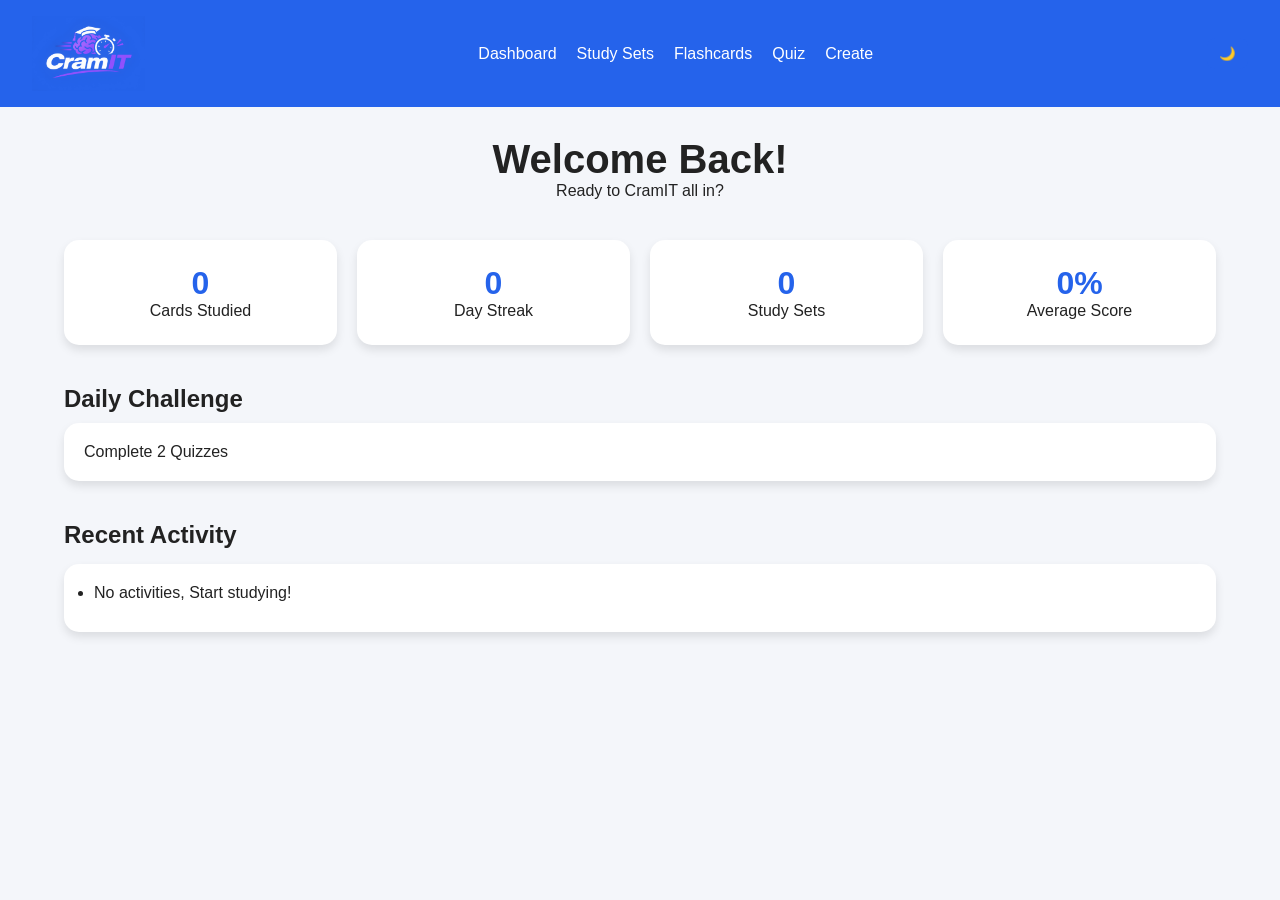
<file: HTML/index.html>
<!DOCTYPE html>
<html lang="en">
<head>
    <meta charset="utf-8">
    <meta name="viewport" content="width=device-width, initial-scale=1.0">
    <title>CramIT | Study Faster</title>
    <link rel="stylesheet" href="../css/styles.css">
</head>
<body>
    <nav>
        <h1 class="logo"><img src="../Images/CramITnavLogo.png" alt="CramIT Logo"></h1>
        <ul>
            <li><a href="index.html">Dashboard</a></li>
            <li><a href="sets.html">Study Sets</a></li>
            <li><a href="flashcards.html">Flashcards</a></li>
            <li><a href="quiz.html">Quiz</a></li>
            <li><a href="create.html">Create</a></li>
        </ul>

        <button id="themeBtn">🌙</button>
    </nav>
    <main>
        <section class="welcome">
            <h2>Welcome Back!</h2>
            <p>Ready to CramIT all in?</p>
        </section>
        <section class="stats">
            <div class="card">
                <h3 id="cardsStudied">0</h3>
                <p>Cards Studied</p>
            </div>
            <div class="card">
                <h3 id="streak">0</h3>
                <p>Day Streak</p>
            </div>
            <div class="card">
                <h3 id="setCount">0</h3>
                <p>Study Sets</p>
            </div>
            <div class="card">
                <h3 id="quizAverage">0%</h3>
                <p>Average Score</p>
            </div>
        </section>
        <section class="challenge">
            <h2>Daily Challenge</h2>
            <div class="challenge-card">
                <p id="dailyChallenge"></p>
            </div>
        </section>
        <section class="activity">
            <h2>Recent Activity</h2>
            <ul id="activityList">

            </ul>
        </section>
    </main>
    <script src="../js/main.js"></script>
</body>
</html>
</file>
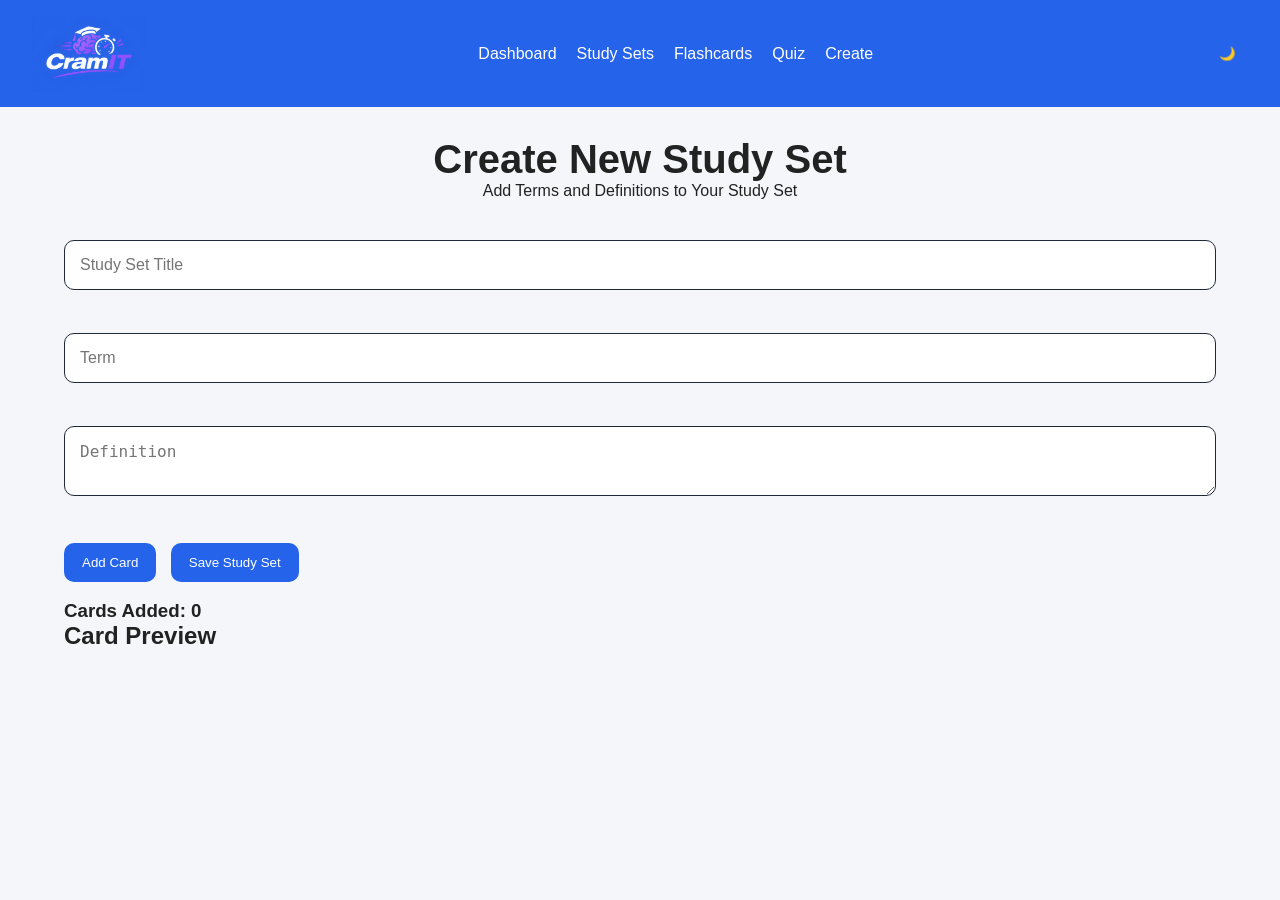
<file: HTML/create.html>
<!DOCTYPE html>
<html lang="en">
<head>
    <meta charset="utf-8">
    <meta name="viewport" content="width=device-width, initial-scale=1.0">
    <title>CramIT | Study Faster</title>
    <link rel="stylesheet" href="../css/styles.css">
</head>
<body>
     <nav>
        <h1 class="logo"><img src="../Images/CramITnavLogo.png" alt="CramIT Logo"></h1>
        <ul>
            <li><a href="index.html">Dashboard</a></li>
            <li><a href="sets.html">Study Sets</a></li>
            <li><a href="flashcards.html">Flashcards</a></li>
            <li><a href="quiz.html">Quiz</a></li>
            <li><a href="create.html">Create</a></li>
        </ul>

        <button id="themeBtn">🌙</button>
    </nav>

    <main>
        <section class="welcome">
            <h2>Create New Study Set</h2>
            <p>Add Terms and Definitions to Your Study Set</p>
        </section>
        <section class="create-set">
            <input type="text" id="setTitle" placeholder="Study Set Title" class="search-bar">

            <br><br>

            <input type="text" id="term" placeholder="Term" class="search-bar">

            <br><br>

            <textarea id="definition" placeholder="Definition" class="search-bar"></textarea>

            <br><br>
            <button id="addCardBtn">Add Card</button>
            <button id="saveSetBtn">Save Study Set</button>
            <br><br>
            <h3 id="cardCount">Cards Added: 0</h3>
        </section>
        <section>
            <h2>Card Preview</h2>
            <div id="previewContainer"></div>
        </section>
    </main>
    <script src="../js/create.js"></script>
</body>
</html>
</file>
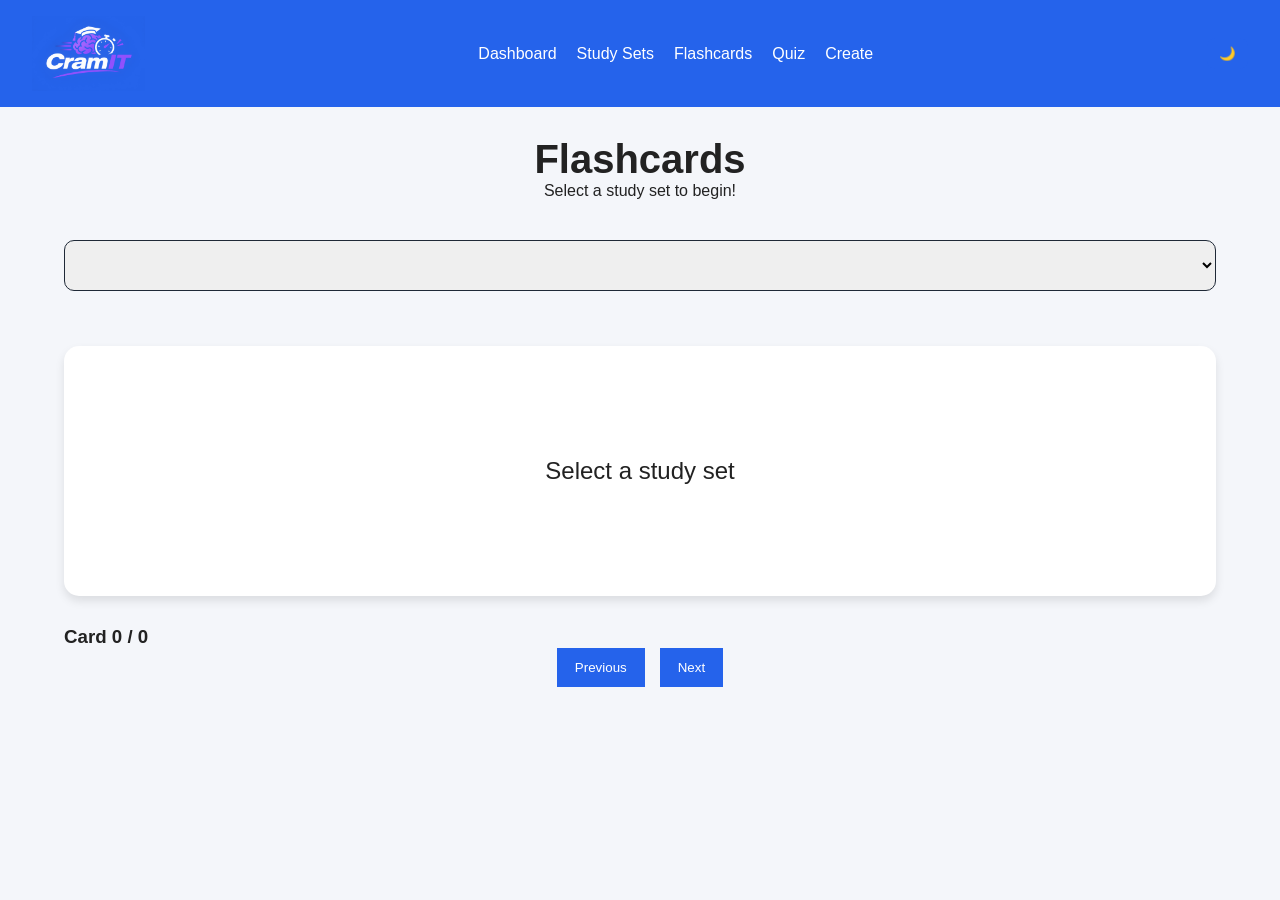
<file: HTML/flashcards.html>
<!DOCTYPE html>
<html lang="en">
<head>
    <meta charset="utf-8">
    <meta name="viewport" content="width=device-width, initial-scale=1.0">
    <title>CramIT | Study Faster</title>
    <link rel="stylesheet" href="../css/styles.css">
</head>
<body>
     <nav>
        <h1 class="logo"><img src="../Images/CramITnavLogo.png" alt="CramIT Logo"></h1>
        <ul>
            <li><a href="index.html">Dashboard</a></li>
            <li><a href="sets.html">Study Sets</a></li>
            <li><a href="flashcards.html">Flashcards</a></li>
            <li><a href="quiz.html">Quiz</a></li>
            <li><a href="create.html">Create</a></li>
        </ul>

        <button id="themeBtn">🌙</button>
    </nav>

    <main>
        <section class="welcome">
            <h2>Flashcards</h2>
            <p>Select a study set to begin!</p>
        </section>
        <select id="setSelector" class="search-bar">

        </select>

        <div id="flashcard" class="flashcard">
            Select a study set
        </div>

        <h3 id="cardTracker"> Card 0 / 0</h3>

        <div class="flashcard-controls">

            <button id="prevBtn">
                Previous
            </button>

            <button id="nextBtn">
                Next
            </button>
        </div>
    </main>
    <script src="../js/flashcards.js"></script>
    </body>
    </html>
</file>
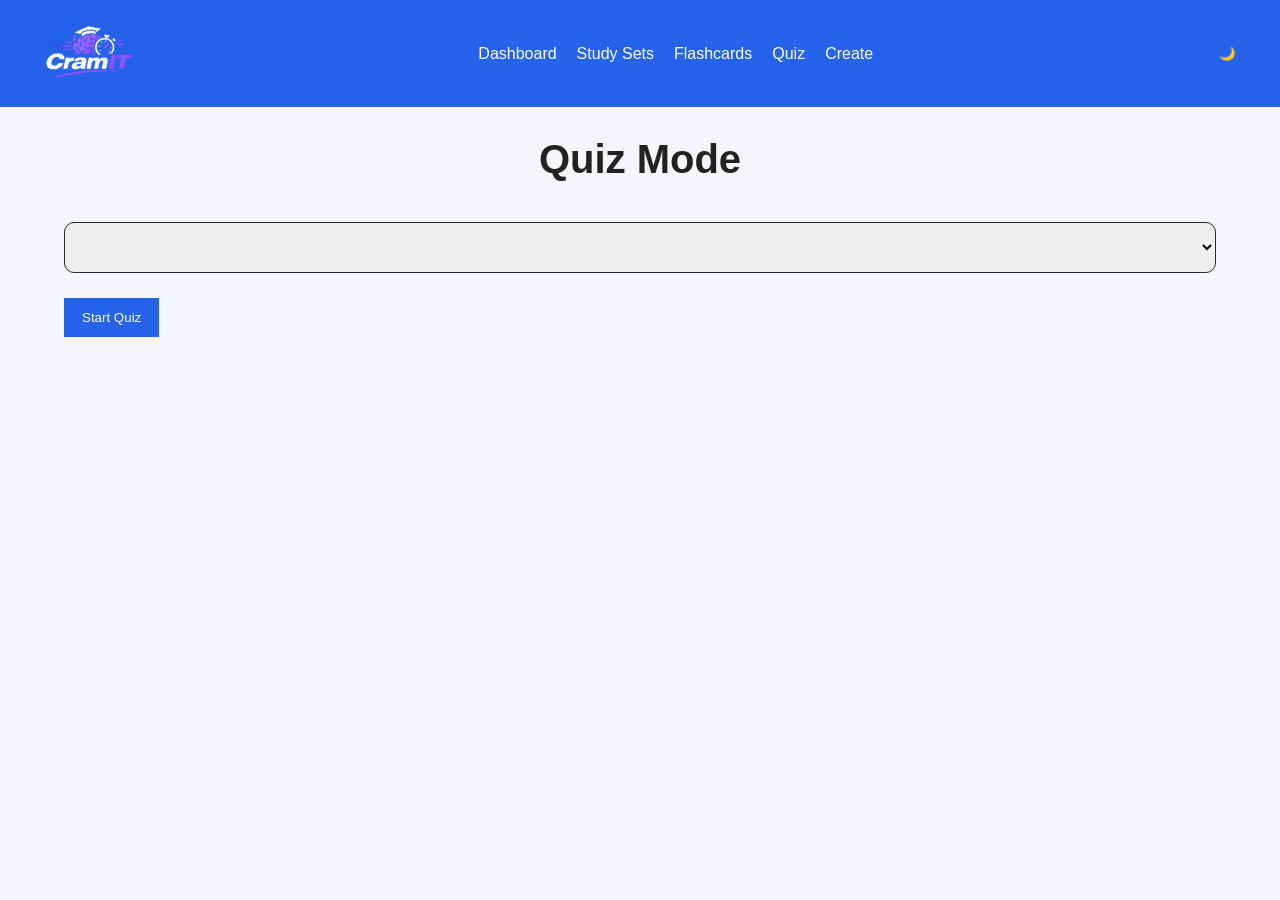
<file: HTML/quiz.html>
<!DOCTYPE html>
<html lang="en">
<head>
    <meta charset="utf-8">
    <meta name="viewport" content="width=device-width, initial-scale=1.0">
    <title>CramIT | Study Faster</title>
    <link rel="stylesheet" href="../css/styles.css">
</head>
<body>
     <nav>
        <h1 class="logo"><img src="../Images/CramITnavLogo.png" alt="CramIT Logo"></h1>
        <ul>
            <li><a href="index.html">Dashboard</a></li>
            <li><a href="sets.html">Study Sets</a></li>
            <li><a href="flashcards.html">Flashcards</a></li>
            <li><a href="quiz.html">Quiz</a></li>
            <li><a href="create.html">Create</a></li>
        </ul>

        <button id="themeBtn">🌙</button>
    </nav>
    <main>
        <section class="welcome">
            <h2>Quiz Mode</h2>
        </section>

        <select id="quizSelector" class="search-bar">

        </select>
        <button id="startQuizBtn">
            Start Quiz
        </button>
        
        <div id="quizContainer">

        </div>

        <script src="../js/quiz.js"></script>
    </main>
</body> 
</html>
</file>
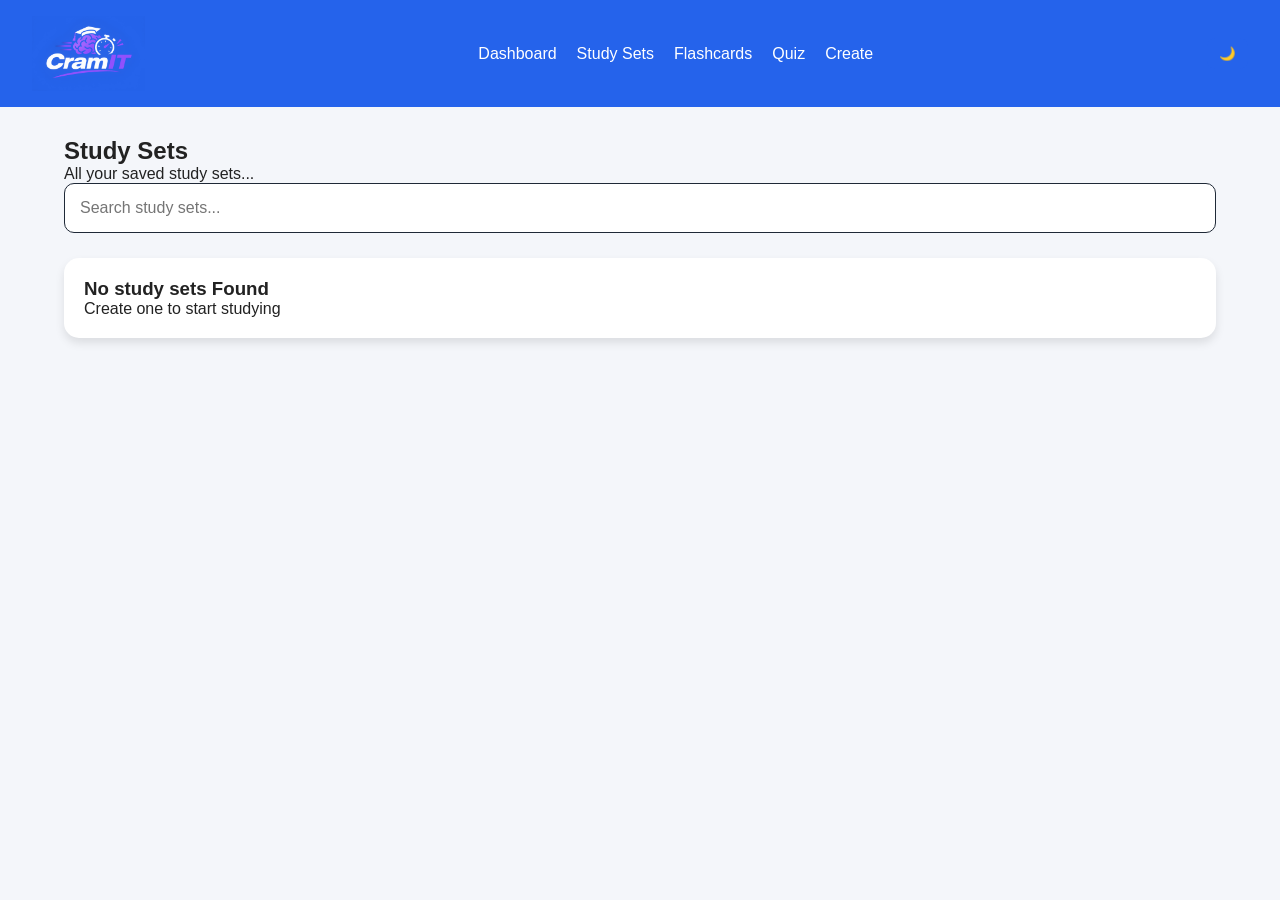
<file: HTML/sets.html>
<!DOCTYPE html>
<html lang="en">
<head>
    <meta charset="utf-8">
    <meta name="viewport" content="width=device-width, initial-scale=1.0">
    <title>CramIT</title>
    <link rel="stylesheet" href="../css/styles.css">
</head>
<body>

   <nav>
        <h1 class="logo"><img src="../Images/CramITnavLogo.png" alt="CramIT Logo"></h1>
        <ul>
            <li><a href="index.html">Dashboard</a></li>
            <li><a href="sets.html">Study Sets</a></li>
            <li><a href="flashcards.html">Flashcards</a></li>
            <li><a href="quiz.html">Quiz</a></li>
            <li><a href="create.html">Create</a></li>
        </ul>

        <button id="themeBtn">🌙</button>
    </nav>

    <main>
        <section>
            <h2>Study Sets</h2>
            <p>All your saved study sets...</p>
        </section>
        <section>
        <input type="text" id="searchInput" placeholder="Search study sets..." class="search-bar">
        </section>
        <secction id="setsContainer">

        </secction>
    </main>
    <script src="../js/sets.js"></script>
</body>
</html>
</file>
<file: css/styles.css>
*{
    margin: 0;
    padding: 0;
    box-sizing: border-box;
}

body {
    font-family: Arial, sans-serif;
    background: #f4f6fa;
    color: #222;
}

nav {
    background: #2563eb;
    color: white;
    display: flex;
    justify-content: space-between;
    align-items: center;
    padding: 1rem 2rem;
}

.logo {
    margin: 0;
    display: flex;
    align-items: center;
}

.logo img {
    height:75px;
    width: auto;
    display: block;
}

nav ul {
    display: flex;
    list-style: none;
    gap: 20px;
}

nav a {
    text-decoration: none;
    color: white;
}

#themeBtn{
    padding: 8px 12px;
    border: none;
    background: #2563eb;
    border-radius: 8px;
    cursor: pointer;
}

main{
    width: 90%;
    max-width: 1200px;
    margin: 30px auto;
}

.welcome {
    text-align: center;
    margin-bottom: 40px;
}

.welcome h2 {
    font-size: 2.5rem;
}

.stats {
    display: grid;
    grid-template-columns: repeat(auto-fit, minmax(220px, 1fr));
    gap: 20px;
    margin-bottom: 40px;
}

.card {
    background: white;
    padding: 25px;
    border-radius: 15px;
    box-shadow: 0 5px 10px rgba(0, 0, 0, 0.1);
    text-align: center;
}

.card h3 {
    font-size: 2rem;
    color: #2563eb;
}

.challenge, .activity {
    margin-top: 40px;
}

.challenge-card{
    background: white;
    padding: 20px;
    border-radius: 15px;
    box-shadow: 0px 5px 10px rgba(0, 0, 0, 0.1);
    margin-top: 10px;
}

.activity ul{
    margin-top: 15px;
    background: white;
    padding: 20px;
    border-radius: 15px;
    box-shadow: 0px 5px 10px rgba(0, 0, 0, 0.1);
}

.activity li {
    margin-bottom: 10px;
}

.dark-mode {
    background: #121212;
    color: white;
}

.dark-mode .card, .dark-mode .challenge-card, .dark-mode .activity ul {
    background: #1f1f1f;
}

.dark-mode nav, .dark-mode #themeBtn {
    background: #0f172a;
}

/* sets */

.search-bar {
    width: 100%;
    padding: 15px;
    font-size: 1rem;
    margin-bottom: 25px;
    border: 1px solid #1f2937;
    border-radius: 10px;
}

.setsContainer {
    display: grid;
    gap: 20px;
}

.set-card {
    background: white;
    padding: 20px;
    border-radius: 15px;
    box-shadow: 0px 5px 10px rgba(0, 0, 0, 0.1);
}

.dark-mode .set-card {
    background: #1f1f1f;
    margin-bottom: 20px;
    color: white;
}

.dark-mode .setCard h3 {
    color: #60a5fa;;
}

.dark-mode .search-bar {
    background: #1f1f1f;
    color: white;
    border: 1px solid #444;
}

.dark-mode .search-bar::placeholder {
    color: #888;
}

.search-bar:focus {
    outline: none;
    border-color: #2563eb;
}

/* Create */

#createSetBtn, #addCardBtn, #saveSetBtn {
    background: #2563eb;
    color: white;
    border: none;
    padding: 12px 18px;
    border-radius: 10px;
    cursor: pointer;
    margin-right: 10px;
}

#previewContainer {
    display: grid;
    gap: 15px;
    margin-top: 20px;
}

.preview-card {
    background: white;
    padding: 15px;
    border-radius: 12px;
    box-shadow: 0px 5px 10px rgba(0, 0, 0, 0.1);
}

.dark-mode .preview-card {
    background: #1f1f1f;
}

#activityList li {
    margin-left: 10px;
}

/* Flashcard */

.flashcard {
    background: white;
    min-height: 250px;
    margin: 30px 0;
    display: flex;
    justify-content: center;
    align-items: center;
    font-size: 1.5rem;
    border-radius: 15px;
    cursor: pointer;
    padding: 20px;
    box-shadow: 0 5px 10px rgba(0, 0, 0, 0.1);
}

.flashcard-controls {
    display: flex;
    gap: 15px;
    justify-content: center;
}

.flashcard-controls button {
    background: #2563eb;
    color:white;
    border: none;
    padding: 12px 18px;
    cursor: pointer;
}

.dark-mode .flashcard {
    background: #1f1f1f;
}

/* Quiz */

#quizContainer {
    margin-top: 30;
}

.answer-btn {
    display: block;
    width: 100%;
    margin: 10px 0;
    padding: 15px;
    border: none;
    border-radius: 10px;
    cursor: pointer;
    background: white;
    box-shadow: 0 3px 8px rgba(0, 0, 0, 0.1);
}

#startQuizBtn{
     background: #2563eb;
    color:white;
    border: none;
    padding: 12px 18px;
    cursor: pointer;
    margin-bottom: 1rem;
}

.dark-mode .answer-btn{
    background: #1f1f1f;
    color: white;
}

@media (max-width: 768px) {
    nav {
        flex-direction: column;
        gap: 15px;
    }

    nav ul {
        flex-wrap: wrap;
        justify-content: center;
    }
}
</file>
